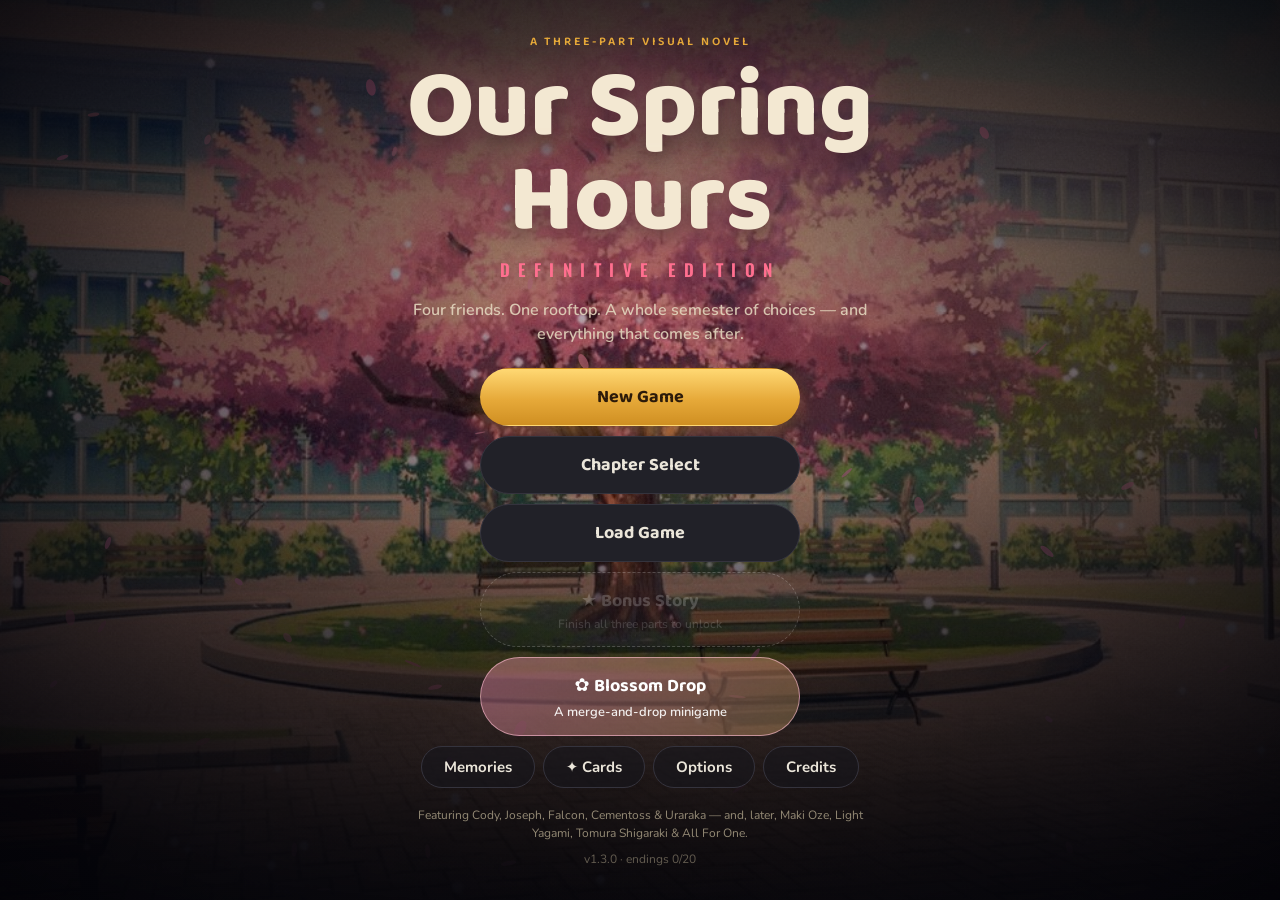
<file: index.html>
<!doctype html>
<html lang="en">
<head>
<meta charset="utf-8">
<meta name="viewport" content="width=device-width, initial-scale=1, viewport-fit=cover">
<title>Our Spring Hours — Definitive Edition</title>
<meta name="description" content="A three-part visual novel: Our Spring Hours, Ashfall, and Last Light. Free, runs in your browser.">
<meta name="theme-color" content="#0d0e12">
<link rel="icon" href="data:image/svg+xml,%3Csvg xmlns='http://www.w3.org/2000/svg' viewBox='0 0 64 64'%3E%3Ccircle cx='32' cy='32' r='30' fill='%231c1c20'/%3E%3Cpath d='M32 14c6 8 14 10 14 20a14 14 0 0 1-28 0c0-10 8-12 14-20z' fill='%23ff6f8f'/%3E%3C/svg%3E">
<link rel="preconnect" href="https://fonts.googleapis.com">
<link rel="preconnect" href="https://fonts.gstatic.com" crossorigin>
<link href="https://fonts.googleapis.com/css2?family=Baloo+2:wght@500;600;700;800&family=Nunito:ital,wght@0,400;0,600;0,700;0,800;1,400;1,600&family=Oswald:wght@500;600;700&display=swap" rel="stylesheet">
<link rel="stylesheet" href="css/style.css">
</head>
<body>
<div id="app" data-part="1" class="on-title">

  <!-- ================= STAGE ================= -->
  <div id="stage">
    <div id="bgB" class="bg"></div>
    <div id="bgA" class="bg"></div>
    <canvas id="fx"></canvas>
    <div id="sprites"></div>
    <div id="tint"></div>
    <div id="vignette"></div>
    <div id="clickzone" aria-hidden="true"></div>

    <div id="banner" role="status"></div>

    <div id="hud" role="toolbar" aria-label="Game controls">
      <button type="button" data-act="back"  title="Go back one line (←)">⟲<span>Back</span></button>
      <button type="button" data-act="auto"  title="Auto-advance (A)">▶<span>Auto</span></button>
      <button type="button" data-act="skip"  title="Skip read text (S, or hold Ctrl)">⏭<span>Skip</span></button>
      <button type="button" data-act="log"   title="Backlog (L)">☰<span>Log</span></button>
      <button type="button" data-act="hide"  title="Hide interface (H)">◌<span>Hide</span></button>
      <button type="button" data-act="save"  title="Quick save">⬇<span>Save</span></button>
      <button type="button" data-act="menu"  title="Menu (Esc)">⚙<span>Menu</span></button>
    </div>

    <div id="toasts" aria-live="polite"></div>
    <div id="choices" role="group" aria-label="Choices"></div>

    <div id="dialog">
      <div id="nameplate"></div>
      <div id="text" aria-live="polite"></div>
      <div id="more" aria-hidden="true">▾</div>
    </div>
  </div>

  <!-- ================= FULL-SCREEN CARD ================= -->
  <div id="card"><div id="cardInner"></div></div>

  <!-- ================= ENDING ================= -->
  <section id="ending" aria-live="polite"></section>

  <!-- ================= TITLE ================= -->
  <section id="title">
    <div class="title-wrap">
      <p class="eyebrow">a three-part visual novel</p>
      <h1 class="logo">Our Spring<br>Hours</h1>
      <p class="edition">Definitive Edition</p>
      <p class="tagline">Four friends. One rooftop. A whole semester of choices — and everything that comes after.</p>
      <nav id="titleMenu" class="menu-col" aria-label="Main menu"></nav>
      <p class="foot">Featuring Cody, Joseph, Falcon, Cementoss &amp; Uraraka — and, later, Maki Oze, Light Yagami, Tomura Shigaraki &amp; All For One.</p>
      <p class="foot dim" id="titleVer"></p>
    </div>
  </section>

  <!-- ================= MODAL ================= -->
  <div id="modal" aria-hidden="true"><div id="modalCard" role="dialog" aria-modal="true"></div></div>
</div>

<noscript><p style="color:#fff;padding:2rem;font-family:sans-serif">This visual novel needs JavaScript enabled.</p></noscript>

<!-- scripts are classic (non-module) so the game also works when index.html is opened straight from disk -->
<script src="js/data.js"></script>
<script src="js/core.js"></script>
<script src="js/audio.js"></script>
<script src="js/fx.js"></script>
<script src="js/dsl.js"></script>
<script src="js/story/part1.js"></script>
<script src="js/story/part2.js"></script>
<script src="js/story/part3.js"></script>
<script src="js/story/bonus.js"></script>
<script src="js/story/endings.js"></script>
<script src="js/engine.js"></script>
<script src="js/card.js"></script>
<script src="js/ui.js"></script>
<script src="js/main.js"></script>
</body>
</html>
</file>
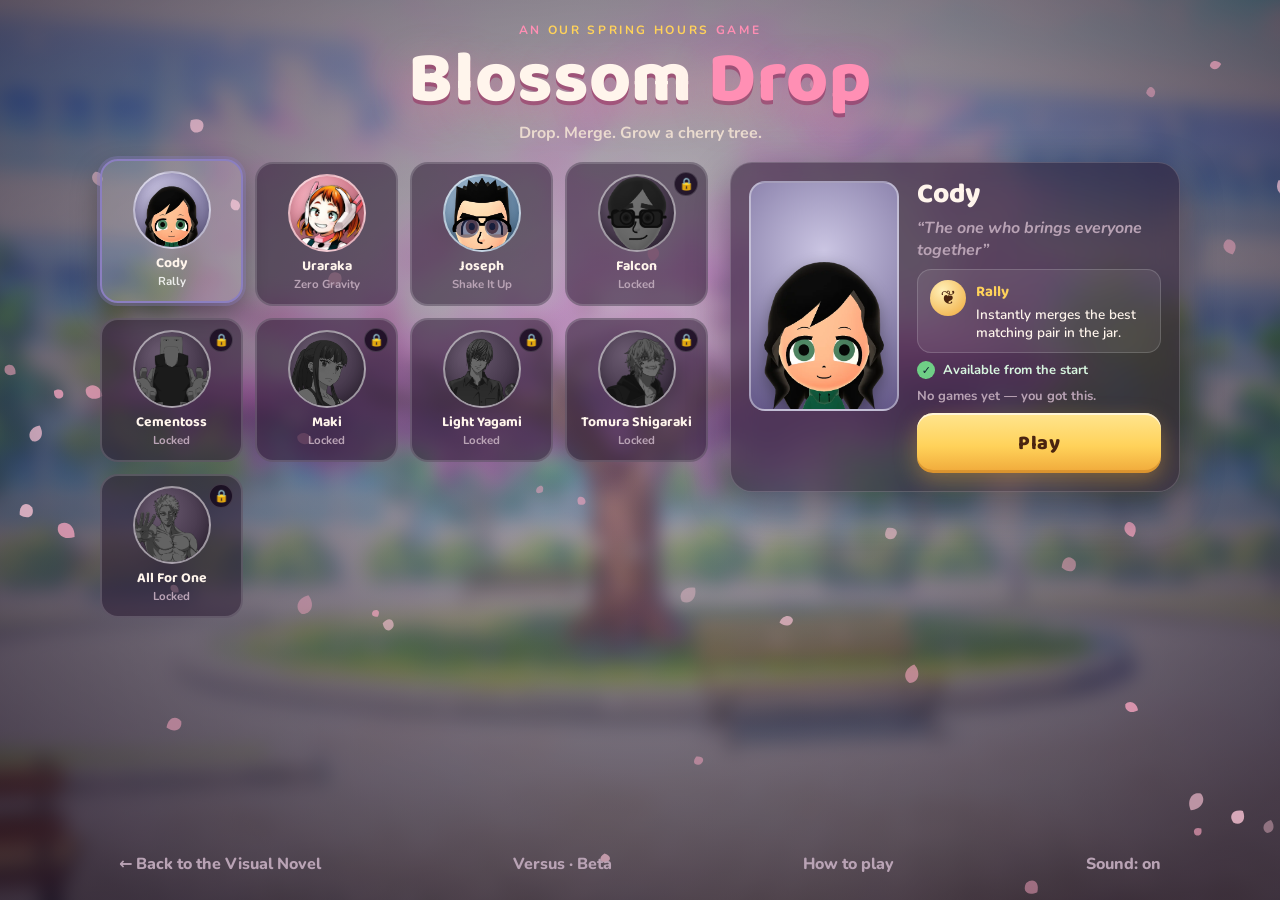
<file: blossom/index.html>
<!doctype html>
<html lang="en">
<head>
<meta charset="utf-8">
<meta name="viewport" content="width=device-width, initial-scale=1, viewport-fit=cover, user-scalable=no">
<title>Blossom Drop — Our Spring Hours</title>
<meta name="description" content="A physics merge puzzle starring the cast of Our Spring Hours. Drop, merge, grow a cherry tree.">
<link rel="preconnect" href="https://fonts.googleapis.com">
<link rel="preconnect" href="https://fonts.gstatic.com" crossorigin>
<link href="https://fonts.googleapis.com/css2?family=Baloo+2:wght@500;600;700;800&family=Nunito:wght@500;600;700;800&display=swap" rel="stylesheet">
<link rel="stylesheet" href="style.css">
</head>
<body>
<div id="backdrop"><div id="bdA"></div><div id="bdB"></div></div>
<canvas id="petals" aria-hidden="true"></canvas>

<main id="app" data-screen="menu">

  <!-- ============================ MENU ============================ -->
  <section id="menu" class="screen">
    <header class="logo">
      <p class="eyebrow">an <em>Our Spring Hours</em> game</p>
      <h1>Blossom <span>Drop</span></h1>
      <p class="tagline">Drop. Merge. Grow a cherry tree.</p>
    </header>

    <div class="menu-body">
      <div class="picker" id="picker" role="listbox" aria-label="Choose your character"></div>

      <aside class="detail" id="detail">
        <div class="detail-portrait" id="dPortrait"></div>
        <div class="detail-text">
          <h2 id="dName"></h2>
          <p class="dtag" id="dTag"></p>
          <div class="ability">
            <span class="ab-icon" id="dIcon"></span>
            <div><b id="dAbName"></b><p id="dAbDesc"></p></div>
          </div>
          <ul class="conds" id="dConds"></ul>
          <p class="best" id="dBest"></p>
          <button id="playBtn" class="cta"><span>Play</span></button>
        </div>
      </aside>
    </div>

    <footer class="menu-foot">
      <a class="ghost" id="backLink" href="../index.html">&larr; Back to the Visual Novel</a>
      <a class="ghost" id="vsLink" href="multiplayer.html">Versus &middot; Beta</a>
      <button class="ghost" id="howBtn" type="button">How to play</button>
      <button class="ghost" id="muteBtn" type="button" aria-label="Toggle sound">Sound: on</button>
    </footer>
  </section>

  <!-- ============================ GAME ============================ -->
  <section id="play" class="screen" hidden>
    <aside class="side left" id="left">
      <div class="who card">
        <div class="who-portrait"><img id="pImg" alt=""><div class="bubble" id="bubble"></div></div>
        <div class="who-name" id="pName"></div>
      </div>
      <button class="ability-btn card" id="abBtn" type="button">
        <span class="ring" id="abRing"><span class="ab-glyph" id="abGlyph"></span></span>
        <span class="ab-txt"><b id="abName"></b><small id="abHint">Charging…</small></span>
        <kbd>Q</kbd>
      </button>
      <div class="mini-actions">
        <button class="icon-btn" id="pauseBtn" type="button" aria-label="Pause">&#10074;&#10074;</button>
      </div>
    </aside>

    <div class="stage" id="stage">
      <div class="topbar">
        <div class="stat"><small>Score</small><b id="mScore">0</b></div>
        <div class="stat next"><small>Next</small><div class="queue" id="mQueue"></div></div>
        <div class="stat"><small>Best</small><b id="mBest">0</b></div>
      </div>
      <canvas id="jar" aria-label="Game board"></canvas>
      <div class="toasts" id="toasts"></div>
      <button class="ability-btn card mobile-ab" id="abBtnM" type="button" aria-label="Use ability"><span class="ring" id="abRingM"><span class="ab-glyph" id="abGlyphM"></span></span><span class="ab-txt"><b id="abNameM"></b><small id="abHintM">Charging</small></span></button>
    </div>

    <aside class="side right" id="right">
      <div class="card score-card">
        <small>Score</small><b id="score">0</b>
        <div class="row"><span>Best <b id="best">0</b></span><span class="chip" id="comboChip">Combo</span></div>
      </div>
      <div class="card next-card"><small>Next up</small><div class="queue" id="queue"></div></div>
      <div class="card chart-card"><small>The chain</small><div class="chart" id="chart"></div></div>
    </aside>
  </section>

  <!-- ============================ OVERLAYS ============================ -->
  <div id="pause" class="overlay" hidden>
    <div class="modal">
      <h2>Paused</h2>
      <button class="cta" id="resumeBtn"><span>Resume</span></button>
      <button class="btn" id="restartBtn">Restart</button>
      <button class="btn" id="quitBtn">Change character</button>
      <button class="btn" id="muteBtn2">Sound: on</button>
    </div>
  </div>

  <div id="over" class="overlay" hidden>
    <div class="modal wide">
      <p class="eyebrow">Jar overflowed</p>
      <h2 id="oTitle">Game over</h2>
      <div class="o-score"><b id="oScore">0</b><span id="oBest"></span></div>
      <div class="o-grid" id="oStats"></div>
      <div class="o-unlocks" id="oUnlocks"></div>
      <div class="o-actions">
        <button class="cta" id="againBtn"><span>Play again</span></button>
        <button class="btn" id="changeBtn">Change character</button>
      </div>
    </div>
  </div>

  <div id="decree" class="overlay" hidden>
    <div class="modal">
      <h2>Decree</h2>
      <p class="muted">Choose your next piece.</p>
      <div class="decree-row" id="decreeRow"></div>
      <button class="btn" id="decreeCancel">Cancel</button>
    </div>
  </div>

  <div id="how" class="overlay" hidden>
    <div class="modal wide">
      <h2>How to play</h2>
      <ul class="howto">
        <li><b>Move</b> your mouse (or drag) to aim, <b>click / tap / Space</b> to drop.</li>
        <li><b>Match two of the same</b> and they merge into the next one in the chain. Chain merges quickly for combo bonuses.</li>
        <li>Don&rsquo;t let the pile stay above the <b>dotted line</b> &mdash; the jar overflows.</li>
        <li>Merges charge your character&rsquo;s <b>ability</b>. Press <kbd>Q</kbd> or tap the ability button when it&rsquo;s full.</li>
        <li>Two <b>Cherry Trees</b> make a Full Bloom for a huge bonus.</li>
        <li>Finish chapters of the visual novel and hit score goals to <b>unlock more characters</b>.</li>
      </ul>
      <div class="chart wide" id="chartHow"></div>
      <button class="cta" id="howClose"><span>Got it</span></button>
    </div>
  </div>
</main>

<script src="vendor/matter.min.js"></script>
<script src="../js/core.js"></script>
<script src="../js/audio.js"></script>
<script src="js/data.js"></script>
<script src="js/art.js"></script>
<script src="js/sfx.js"></script>
<script src="js/game.js"></script>
<script src="js/ui.js"></script>
<script>if (location.protocol !== "file:") document.getElementById("backLink").href = "../"; document.getElementById("vsLink").href = "multiplayer";</script>
</body>
</html>
</file>
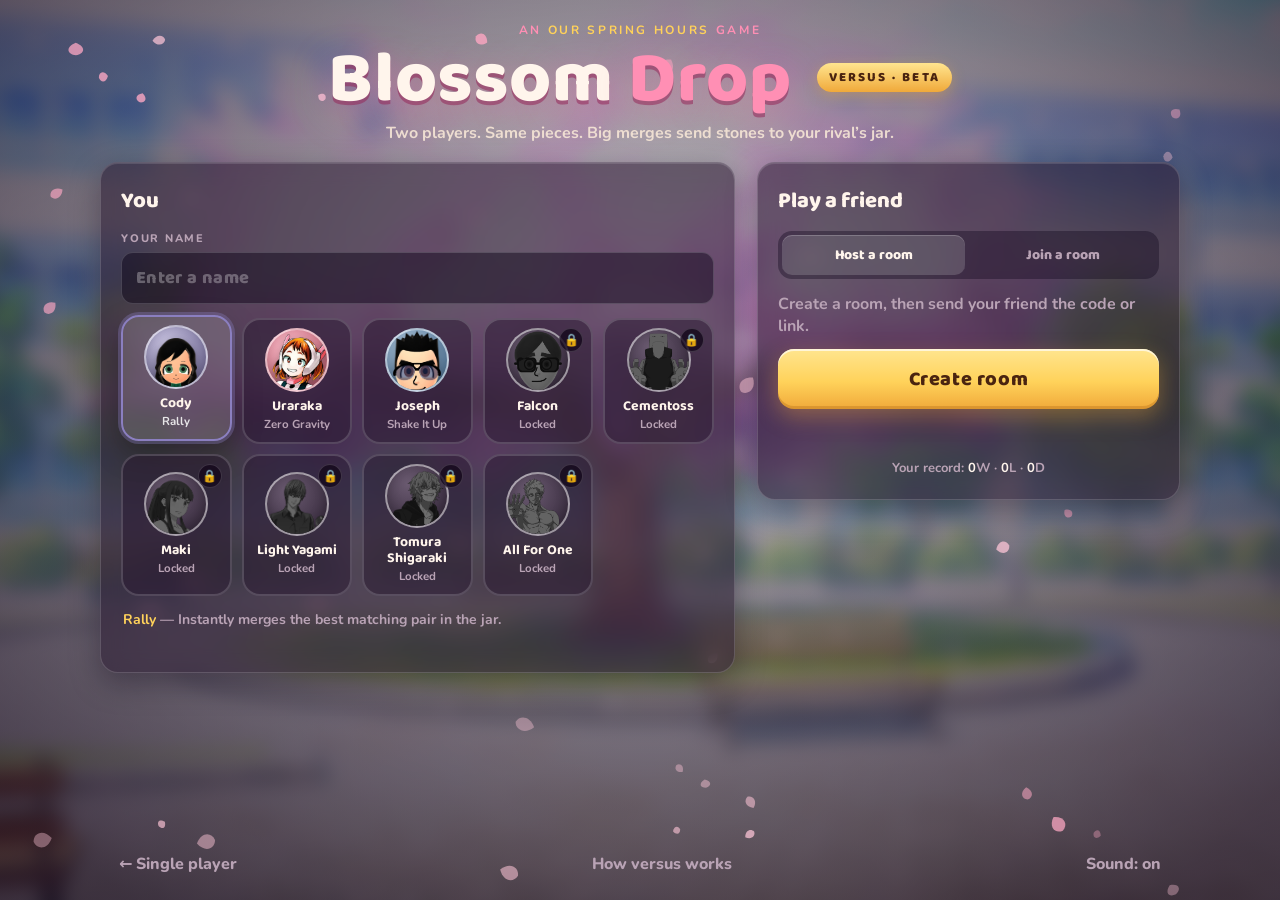
<file: blossom/multiplayer.html>
<!doctype html>
<html lang="en">
<head>
<meta charset="utf-8">
<meta name="viewport" content="width=device-width, initial-scale=1, viewport-fit=cover, user-scalable=no">
<title>Blossom Drop Versus (Beta) — Our Spring Hours</title>
<meta name="description" content="Two-player peer-to-peer Blossom Drop. Race to merge, send stones, outlast your friend.">
<link rel="preconnect" href="https://fonts.googleapis.com">
<link rel="preconnect" href="https://fonts.gstatic.com" crossorigin>
<link href="https://fonts.googleapis.com/css2?family=Baloo+2:wght@500;600;700;800&family=Nunito:wght@500;600;700;800&display=swap" rel="stylesheet">
<link rel="stylesheet" href="style.css">
<link rel="stylesheet" href="multiplayer.css">
</head>
<body>
<div id="backdrop"><div id="bdA"></div><div id="bdB"></div></div>
<canvas id="petals" aria-hidden="true"></canvas>

<main id="app" data-screen="lobby">

  <!-- ============================ LOBBY ============================ -->
  <section id="lobby" class="screen">
    <header class="logo">
      <p class="eyebrow">an <em>Our Spring Hours</em> game</p>
      <h1>Blossom <span>Drop</span> <i class="beta">Versus&nbsp;&middot;&nbsp;Beta</i></h1>
      <p class="tagline">Two players. Same pieces. Big merges send stones to your rival&rsquo;s jar.</p>
    </header>

    <div class="lobby-body">
      <div class="lobby-card card" id="meCard">
        <h3>You</h3>
        <label class="name-field">Your name
          <input id="nameIn" type="text" maxlength="14" autocomplete="off" spellcheck="false" placeholder="Enter a name">
        </label>
        <div class="picker" id="picker" role="listbox" aria-label="Choose your character"></div>
        <p class="pick-info" id="pickInfo"></p>
      </div>

      <div class="lobby-card card" id="netCard">
        <!-- not connected -->
        <div id="stepStart">
          <h3>Play a friend</h3>
          <div class="tabs" role="tablist">
            <button class="tab on" id="tabHost" type="button" role="tab">Host a room</button>
            <button class="tab" id="tabJoin" type="button" role="tab">Join a room</button>
          </div>
          <div id="paneHost" class="pane">
            <p class="muted">Create a room, then send your friend the code or link.</p>
            <button class="cta" id="hostBtn" type="button"><span>Create room</span></button>
          </div>
          <div id="paneJoin" class="pane" hidden>
            <p class="muted">Enter the 5-letter code your friend sent you.</p>
            <div class="join-row">
              <input id="codeIn" type="text" maxlength="5" autocomplete="off" autocapitalize="characters" spellcheck="false" placeholder="ABCDE">
              <button class="cta" id="joinBtn" type="button"><span>Join</span></button>
            </div>
          </div>
          <p class="net-msg" id="netMsg" role="status"></p>
        </div>

        <!-- in a room -->
        <div id="stepRoom" hidden>
          <div class="room-head">
            <div>
              <small>Room code</small>
              <div class="room-code" id="roomCode">-----</div>
            </div>
            <div class="room-actions" id="roomActions">
              <button class="btn" id="copyCode" type="button">Copy code</button>
              <button class="btn" id="copyLink" type="button">Copy invite link</button>
            </div>
          </div>
          <div class="vs-preview">
            <div class="pp-card" id="ppMe"><div class="pp-av"></div><b class="pp-name"></b><small class="pp-char"></small><span class="pp-tag">You</span></div>
            <div class="vs-badge">VS</div>
            <div class="pp-card" id="ppOpp"><div class="pp-av"></div><b class="pp-name">Waiting…</b><small class="pp-char">Nobody here yet</small><span class="pp-tag" id="oppTag">Rival</span></div>
          </div>
          <p class="net-msg" id="roomMsg" role="status"></p>
          <button class="cta" id="startBtn" type="button" disabled><span>Start match</span></button>
          <button class="btn" id="leaveRoom" type="button">Leave room</button>
        </div>
        <p class="record" id="record"></p>
      </div>
    </div>

    <footer class="menu-foot">
      <a class="ghost" id="backLink" href="index.html">&larr; Single player</a>
      <button class="ghost" id="howBtn" type="button">How versus works</button>
      <button class="ghost" id="muteBtn" type="button" aria-label="Toggle sound">Sound: on</button>
    </footer>
  </section>

  <!-- ============================ MATCH ============================ -->
  <section id="vs" class="screen" hidden>
    <aside class="vs-side vs-me" id="vsMe">
      <div class="who card">
        <div class="who-portrait"><img id="pImg" alt=""><div class="bubble" id="bubble"></div></div>
        <div class="who-name" id="pName"></div>
        <small class="who-char" id="pChar"></small>
      </div>
      <button class="ability-btn card" id="abBtn" type="button">
        <span class="ring" id="abRing"><span class="ab-glyph" id="abGlyph"></span></span>
        <span class="ab-txt"><b id="abName"></b><small id="abHint">Charging…</small></span>
        <kbd>Q</kbd>
      </button>
      <div class="card next-card"><small>Next up</small><div class="queue" id="queue"></div></div>
      <div class="card score-card"><small>Your score</small><b id="score">0</b><div class="row"><span class="chip" id="comboChip">Combo</span></div></div>
    </aside>

    <div class="stage" id="stage">
      <div class="vs-top card" id="vsTop">
        <span class="t-name" id="tMe">You</span>
        <span class="t-time" id="timer">2:30</span>
        <span class="t-name r" id="tOpp">Rival</span>
      </div>
      <canvas id="jar" aria-label="Your board"></canvas>
      <div class="incoming" id="incoming" hidden><span class="inc-ico">&#9888;</span> <b id="incN">0</b> stones incoming <i id="incT"></i></div>
      <div class="toasts" id="toasts"></div>
      <div class="countdown" id="countdown" hidden></div>
      <button class="ability-btn card mobile-ab" id="abBtnM" type="button" aria-label="Use ability"><span class="ring" id="abRingM"><span class="ab-glyph" id="abGlyphM"></span></span><span class="ab-txt"><b id="abNameM"></b><small id="abHintM">Charging</small></span></button>
    </div>

    <aside class="vs-side vs-opp" id="vsOpp">
      <div class="card opp-card">
        <div class="opp-head">
          <div class="opp-av" id="oAv"></div>
          <div class="opp-id"><b id="oName">Rival</b><small id="oChar"></small></div>
          <div class="opp-score"><small>Score</small><b id="oScore">0</b></div>
        </div>
        <canvas id="mirror" aria-label="Rival's board"></canvas>
        <div class="opp-meter" title="Rival's ability charge"><i id="oMeter"></i></div>
        <div class="opp-sent" id="oSent"></div>
      </div>
      <button class="btn leave-btn" id="leaveBtn" type="button">Leave match</button>
    </aside>
  </section>

  <!-- ============================ OVERLAYS ============================ -->
  <div id="result" class="overlay" hidden>
    <div class="modal wide">
      <p class="eyebrow" id="rWhy">Match over</p>
      <h2 id="rTitle">You win!</h2>
      <div class="r-vs">
        <div class="r-side" id="rMe"><b></b><span></span></div>
        <div class="r-dash">–</div>
        <div class="r-side" id="rOpp"><b></b><span></span></div>
      </div>
      <p class="muted" id="rNote"></p>
      <div class="o-actions">
        <button class="cta" id="rematchBtn" type="button"><span>Rematch</span></button>
        <button class="btn" id="lobbyBtn" type="button">Back to lobby</button>
      </div>
    </div>
  </div>

  <div id="decree" class="overlay" hidden>
    <div class="modal">
      <h2>Decree</h2>
      <p class="muted">Choose your next piece.</p>
      <div class="decree-row" id="decreeRow"></div>
      <button class="btn" id="decreeCancel">Cancel</button>
    </div>
  </div>

  <div id="how" class="overlay" hidden>
    <div class="modal wide">
      <h2>How versus works</h2>
      <ul class="howto">
        <li>One player <b>hosts</b> and shares a 5-letter code (or invite link). The other <b>joins</b>. It&rsquo;s a direct peer-to-peer connection &mdash; no account, no server of ours.</li>
        <li>Both jars get the <b>same pieces in the same order</b>. You can watch your rival&rsquo;s jar live.</li>
        <li><b>Combos and big merges send stones</b> to your rival&rsquo;s jar: x2 combo = 1 stone, x3 = 2&hellip; and Wish Charm and up send more. Stones never merge and crumble after about 12 seconds.</li>
        <li>Incoming stones land after a short warning &mdash; <b>send an attack first</b> and it cancels theirs.</li>
        <li>Lose when your jar overflows. If time runs out, the <b>higher score</b> wins.</li>
        <li>Every character&rsquo;s ability works here too. Only characters you&rsquo;ve unlocked in single player can be picked.</li>
      </ul>
      <button class="cta" id="howClose"><span>Got it</span></button>
    </div>
  </div>
</main>

<script src="vendor/matter.min.js"></script>
<script src="vendor/peerjs.min.js"></script>
<script src="../js/core.js"></script>
<script src="../js/audio.js"></script>
<script src="js/data.js"></script>
<script src="js/art.js"></script>
<script src="js/sfx.js"></script>
<script src="js/game.js"></script>
<script src="js/net.js"></script>
<script src="js/versus.js"></script>
<script>if (location.protocol !== "file:") document.getElementById("backLink").href = "./";</script>
</body>
</html>
</file>
<file: css/style.css>
/* ============================================================================
   Our Spring Hours — Definitive Edition
   Theming: [data-part="1"] warm paper UI, [data-part="2"|"3"] dark ink UI.
   ========================================================================== */
:root {
  --fs: 1;
  --box-a: 0.93;
  --ink: #0d0e12;
  --cream: #f3e8d2;
  --gold: #e6a939;
  --coral: #ff6f8f;
  --panel: #17171c;
  --panel-2: #212128;
  --line: #34333d;
  --text: #ebe6da;
  --muted: #9b968a;
  --display: "Baloo 2", "Nunito", system-ui, sans-serif;
  --body: "Nunito", system-ui, -apple-system, "Segoe UI", sans-serif;
}

[data-part="1"], [data-part="4"] {
  --box-bg: rgba(253, 246, 233, var(--box-a));
  --box-text: #2f2a3a;
  --box-edge: #eaddbd;
  --narr: #5a5266;
  --accent: #e6a939;
  --accent-2: #e0435f;
  --d: "Baloo 2", "Nunito", system-ui, sans-serif;
}
[data-part="2"] {
  --box-bg: rgba(21, 21, 26, var(--box-a));
  --box-text: #e9e4d8;
  --box-edge: #3b3a44;
  --narr: #b7b0a0;
  --accent: #d98b3f;
  --accent-2: #a52a2f;
  --d: "Oswald", "Nunito", system-ui, sans-serif;
}
[data-part="3"] {
  --box-bg: rgba(14, 15, 21, var(--box-a));
  --box-text: #ece8dc;
  --box-edge: #46444f;
  --narr: #bdb7a8;
  --accent: #e9d9a6;
  --accent-2: #8a1c1c;
  --d: "Oswald", "Nunito", system-ui, sans-serif;
}

* { box-sizing: border-box; }
html, body { margin: 0; padding: 0; height: 100%; background: #000; overflow: hidden; }
body { font-family: var(--body); color: var(--text); -webkit-font-smoothing: antialiased; }
button { font: inherit; color: inherit; cursor: pointer; }
:focus-visible { outline: 3px solid var(--gold); outline-offset: 2px; }

#app { position: fixed; inset: 0; overflow: hidden; background: #000; user-select: none; -webkit-user-select: none; }
#stage { position: absolute; inset: 0; overflow: hidden; }

/* ------------------------------------------------------------ background */
.bg {
  position: absolute; inset: 0; background-size: cover; background-position: center;
  opacity: 0; will-change: opacity, transform; transform: scale(1.04);
}
.bg.kb { animation: kb 46s ease-in-out infinite alternate; }
body.no-kb .bg.kb { animation: none; }
@keyframes kb { from { transform: scale(1.04) translate(0, 0); } to { transform: scale(1.12) translate(-1.2%, -0.8%); } }
#fx { position: absolute; inset: 0; width: 100%; height: 100%; pointer-events: none; z-index: 3; }
#vignette {
  position: absolute; inset: 0; z-index: 4; pointer-events: none; transition: background 400ms ease;
  background:
    linear-gradient(180deg, rgba(4, 4, 8, .42) 0%, rgba(4, 4, 8, 0) 22%, rgba(4, 4, 8, 0) 52%, rgba(4, 4, 8, .55) 82%, rgba(2, 2, 4, .86) 100%);
}
.choosing #vignette {
  background: radial-gradient(ellipse at 50% 45%, rgba(0, 0, 0, .35) 0%, rgba(0, 0, 0, .7) 100%);
}
#tint { position: absolute; inset: 0; z-index: 9; pointer-events: none; opacity: 0; }
#tint.flash { animation: flash 700ms ease-out; }
#tint.pulse { animation: pulse 1500ms ease-in-out; }
@keyframes flash { 0% { opacity: .95; } 100% { opacity: 0; } }
@keyframes pulse { 0%, 100% { opacity: 0; } 30% { opacity: .8; } 60% { opacity: .15; } 80% { opacity: .65; } }
#stage.shake { animation: shake 600ms cubic-bezier(.36, .07, .19, .97); }
@keyframes shake {
  10%, 90% { transform: translate(calc(var(--shake) * -.2), 0); }
  20%, 80% { transform: translate(calc(var(--shake) * .6), calc(var(--shake) * .2)); }
  30%, 50%, 70% { transform: translate(calc(var(--shake) * -1), calc(var(--shake) * -.4)); }
  40%, 60% { transform: translate(var(--shake), calc(var(--shake) * .4)); }
}

/* ---------------------------------------------------------------- sprites */
#sprites { position: absolute; inset: 0; z-index: 5; pointer-events: none; transition: opacity 600ms ease; }
#sprites.faded { opacity: 0; }
.spr {
  position: absolute; bottom: calc(var(--dlg, 22vh) - 1vh); height: min(calc(var(--h) * .64), calc(100vh - var(--dlg, 22vh) - 70px)); transform: translate(-50%, 28px); opacity: 0;
  transition: left 520ms cubic-bezier(.3, .8, .3, 1), opacity 380ms ease, transform 420ms cubic-bezier(.3, .8, .3, 1), filter 300ms ease;
  filter: brightness(.9);
}
.spr img {
  height: 100%; width: auto; display: block; max-width: none; pointer-events: none;
  filter: drop-shadow(0 12px 22px rgba(0, 0, 0, .5));
  -webkit-mask-image: linear-gradient(to top, transparent 0, #000 16%);
  mask-image: linear-gradient(to top, transparent 0, #000 16%);
}
.spr.in { opacity: 1; transform: translate(-50%, 0); }
.spr.out { opacity: 0; transform: translate(-50%, 18px); }
.spr.speaking { filter: brightness(1.05) saturate(1.05); transform: translate(-50%, -8px) scale(1.025); z-index: 2; }
.spr.dim { filter: brightness(.5) saturate(.65); }

/* ------------------------------------------------------------ dialogue box */
#dialog {
  position: absolute; z-index: 7; left: 50%; bottom: calc(2.4vh + env(safe-area-inset-bottom, 0px));
  transform: translateX(-50%); width: min(94%, 1060px); min-height: 22vh;
  background: var(--box-bg); color: var(--box-text);
  border: 1px solid var(--box-edge); border-radius: 20px;
  padding: 30px 34px 26px; box-shadow: 0 22px 50px rgba(0, 0, 0, .45), inset 0 1px 0 rgba(255, 255, 255, .12);
  backdrop-filter: blur(6px); -webkit-backdrop-filter: blur(6px);
  transition: opacity 300ms ease, transform 300ms ease;
}
[data-part="2"] #dialog, [data-part="3"] #dialog { border-radius: 8px; border-left: 4px solid var(--accent); }
#dialog.hide-box { opacity: 0; pointer-events: none; transform: translate(-50%, 14px); }
#dialog.narration { border-left: 4px solid var(--accent); }
#dialog.narration #text { color: var(--narr); }
#nameplate {
  position: absolute; left: 24px; top: -19px; padding: 6px 24px 7px; border-radius: 12px 12px 12px 3px;
  font-family: var(--d); font-weight: 700; font-size: calc(18px * var(--fs)); letter-spacing: .02em;
  background: linear-gradient(135deg, color-mix(in srgb, var(--c, #888) 82%, #fff), var(--c, #888));
  color: var(--ct, #1a1520); box-shadow: 0 8px 16px rgba(0, 0, 0, .3);
  opacity: 0; transform: translateY(4px); transition: opacity 200ms, transform 200ms;
}
#nameplate.on { opacity: 1; transform: none; }
[data-part="2"] #nameplate, [data-part="3"] #nameplate { border-radius: 3px; text-transform: uppercase; letter-spacing: .08em; font-size: calc(15px * var(--fs)); }
#text {
  font-weight: 600; font-size: calc(clamp(16px, 1.05vw + 9px, 21px) * var(--fs)); line-height: 1.6;
  min-height: 4.8em; white-space: pre-wrap;
}
#text .c { visibility: hidden; }
#text .c.on { visibility: visible; }
#text .c.i { font-style: italic; }
#text .c.b { font-weight: 800; }
#more {
  position: absolute; right: 22px; bottom: 10px; font-size: 18px; color: var(--accent); opacity: 0;
}
#more.on { opacity: 1; animation: bob 1.1s ease-in-out infinite; }
@keyframes bob { 50% { transform: translateY(4px); } }
#clickzone { position: absolute; inset: 0; z-index: 6; cursor: pointer; }

/* -------------------------------------------------------------------- HUD */
#hud { position: absolute; z-index: 8; top: 12px; right: 12px; display: flex; gap: 6px; opacity: .72; transition: opacity 200ms; }
#hud:hover { opacity: 1; }
#hud button {
  background: rgba(10, 10, 14, .62); border: 1px solid rgba(255, 255, 255, .16); color: #eee; border-radius: 999px;
  padding: 7px 13px; font-size: 13px; font-weight: 700; display: inline-flex; gap: 6px; align-items: center;
  backdrop-filter: blur(6px); transition: background 150ms, transform 150ms;
}
#hud button:hover { background: rgba(40, 40, 50, .85); transform: translateY(-1px); }
#hud button.active { background: var(--accent); color: #1a1520; border-color: transparent; }
.ui-hidden #hud, .ui-hidden #dialog, .ui-hidden #choices, .ui-hidden #banner, .ui-hidden #toasts, .ui-hidden #sprites { opacity: 0 !important; pointer-events: none !important; }
.choosing #hud [data-act="auto"], .choosing #hud [data-act="skip"] { opacity: .4; }

#banner {
  position: absolute; z-index: 8; top: 64px; left: 50%; transform: translate(-50%, -12px); opacity: 0; text-align: center;
  padding: 12px 34px 14px; color: #fff; transition: opacity 600ms ease, transform 600ms ease; pointer-events: none;
  background: linear-gradient(180deg, rgba(0, 0, 0, .0), rgba(0, 0, 0, .55) 30%, rgba(0, 0, 0, .55) 70%, rgba(0, 0, 0, 0));
}
#banner.on { opacity: 1; transform: translate(-50%, 0); }
#banner .bt { font-family: var(--d); font-weight: 700; font-size: clamp(18px, 2.2vw, 28px); letter-spacing: .05em; text-shadow: 0 2px 12px rgba(0, 0, 0, .7); }
#banner .bs { font-size: clamp(13px, 1.3vw, 17px); color: var(--accent); margin-top: 2px; letter-spacing: .08em; text-transform: uppercase; font-weight: 700; }

#toasts { position: absolute; z-index: 8; left: 20px; bottom: calc(26vh + 10px); display: flex; flex-direction: column; gap: 8px; pointer-events: none; }
.toast {
  background: rgba(10, 10, 14, .78); color: #fff; padding: 8px 16px; border-radius: 999px; font-size: 14px; font-weight: 700;
  border-left: 4px solid var(--accent); opacity: 0; transform: translateX(-12px); transition: opacity 300ms, transform 300ms;
}
.toast.on { opacity: 1; transform: none; }

/* ----------------------------------------------------------------- choices */
#choices {
  position: absolute; z-index: 8; left: 50%; top: 42%; transform: translate(-50%, -46%); width: min(92%, 720px);
  display: flex; flex-direction: column; gap: 12px; opacity: 0; pointer-events: none; transition: opacity 300ms, transform 300ms;
}
#choices.on { opacity: 1; pointer-events: auto; transform: translate(-50%, -50%); }
.choice {
  display: flex; align-items: center; gap: 14px; text-align: left; font-weight: 700; font-size: calc(clamp(15px, .9vw + 9px, 19px) * var(--fs));
  color: var(--box-text); background: var(--box-bg); border: 1px solid var(--box-edge); border-left: 6px solid var(--accent);
  border-radius: 14px; padding: 15px 20px; box-shadow: 0 12px 28px rgba(0, 0, 0, .4);
  transition: transform 150ms ease, border-color 150ms ease, background 150ms ease;
}
[data-part="2"] .choice, [data-part="3"] .choice { border-radius: 6px; }
.choice:hover, .choice:focus-visible { transform: translateX(6px); border-left-color: var(--accent-2); background: color-mix(in srgb, var(--box-bg) 88%, var(--accent) 12%); }
.choice .num {
  flex: none; width: 26px; height: 26px; border-radius: 50%; display: grid; place-items: center; font-size: 13px; font-weight: 800;
  background: var(--accent); color: #1a1520;
}

/* --------------------------------------------------------------------- card */
#card {
  position: absolute; inset: 0; z-index: 30; background: #000; opacity: 0; pointer-events: none; transition: opacity 700ms ease;
  display: grid; place-items: center; text-align: center; padding: 6vh 8vw; cursor: pointer;
}
#card.on { opacity: 1; pointer-events: auto; }
#card .cl { font-size: clamp(20px, 2.4vw, 32px); line-height: 1.6; max-width: 26em; margin: 0; color: #efe8d8; font-weight: 600; opacity: 0; transition: opacity 900ms ease; font-style: italic; }
#card .cl.on { opacity: 1; }
#card.part { background: radial-gradient(ellipse at 50% 45%, #1b1822, #000 75%); }
#card .cp-eyebrow { font-family: var(--d); letter-spacing: .4em; text-transform: uppercase; color: var(--accent); font-size: clamp(13px, 1.3vw, 18px); opacity: 0; animation: fadeUp 1.2s .3s forwards; }
#card .cp-title { font-family: var(--d); font-weight: 800; font-size: clamp(38px, 7vw, 92px); line-height: 1.05; margin: 14px 0 12px; color: var(--cream); text-shadow: 0 0 40px color-mix(in srgb, var(--accent) 45%, transparent); opacity: 0; animation: fadeUp 1.4s .9s forwards; }
#card .cp-sub { max-width: 30em; margin: 0 auto; color: #bdb5a2; font-size: clamp(14px, 1.4vw, 19px); opacity: 0; animation: fadeUp 1.4s 1.8s forwards; }
@keyframes fadeUp { from { opacity: 0; transform: translateY(14px); } to { opacity: 1; transform: none; } }

/* ------------------------------------------------------------------- title */
#title { position: absolute; inset: 0; z-index: 20; display: none; place-items: center; text-align: center; padding: 3vh 5vw; overflow-y: auto;
  background: radial-gradient(ellipse at 50% 40%, rgba(8, 8, 16, .25) 0%, rgba(6, 6, 12, .82) 78%, rgba(3, 3, 8, .96) 100%); }
.on-title #title { display: grid; }
.on-title #dialog, .on-title #hud, .on-title #choices, .on-title #sprites, .on-title #clickzone, .on-title #banner, .on-title #toasts { display: none; }
.title-wrap { max-width: 640px; width: 100%; color: var(--cream); animation: fadeUp 1.2s ease both; }
.eyebrow { font-family: var(--d); font-weight: 600; letter-spacing: .24em; text-transform: uppercase; font-size: 12px; color: var(--gold); margin: 0 0 10px; }
.logo { font-family: "Baloo 2", sans-serif; font-weight: 800; font-size: clamp(46px, 9vw, 96px); line-height: .98; margin: 0; text-shadow: 0 0 40px rgba(255, 140, 170, .38), 0 6px 22px rgba(0, 0, 0, .6); }
.edition { font-family: "Oswald", sans-serif; letter-spacing: .5em; text-transform: uppercase; color: var(--coral); font-size: clamp(12px, 1.6vw, 17px); margin: 8px 0 0; font-weight: 600; }
.tagline { color: #e4d8bf; opacity: .88; margin: 16px auto 22px; max-width: 460px; font-weight: 600; line-height: 1.5; }
.foot { margin: 18px auto 0; font-size: 12px; color: #c9bd9f; opacity: .7; max-width: 480px; line-height: 1.5; }
.foot.dim { opacity: .45; margin-top: 8px; }
.menu-col { display: flex; flex-direction: column; gap: 10px; align-items: center; }
.menu-row { display: flex; gap: 8px; flex-wrap: wrap; justify-content: center; }

/* ----------------------------------------------------------------- buttons */
.btn {
  background: var(--panel-2); color: var(--text); border: 1px solid var(--line); border-radius: 999px; padding: 10px 22px; font-weight: 700; font-size: 15px;
  transition: transform 150ms, background 150ms, border-color 150ms;
}
.btn:hover:not(:disabled) { transform: translateY(-2px); border-color: #55535f; background: #2a2a33; }
.btn.primary { background: linear-gradient(180deg, #ffd873, var(--gold) 55%, #cf8f22); color: #2c1b0a; border-color: transparent; box-shadow: 0 8px 22px rgba(230, 169, 57, .3); }
.btn.primary:hover:not(:disabled) { background: linear-gradient(180deg, #ffe08a, #efb44a 55%, #d99a2b); }
.btn.big { min-width: min(320px, 88vw); padding: 14px 30px; font-size: 18px; font-family: var(--display); }
.btn.big small { display: block; font-size: 12px; font-weight: 600; opacity: .75; font-family: var(--body); margin-top: 1px; }
.btn.small { padding: 7px 16px; font-size: 13px; }
.btn.ghost { background: transparent; border-color: transparent; color: var(--muted); }
.btn.danger { background: #4a1d20; border-color: #7a2c30; color: #ffd9d9; }
.btn:disabled { opacity: .4; cursor: not-allowed; }
.title-wrap .menu-row .btn { background: rgba(20, 20, 28, .6); }

/* ------------------------------------------------------------------- modal */
#modal { position: absolute; inset: 0; z-index: 50; display: none; place-items: center; background: rgba(4, 4, 10, .72); backdrop-filter: blur(5px); -webkit-backdrop-filter: blur(5px); padding: 2vh 3vw; }
#modal.on { display: grid; }
#modalCard {
  width: min(560px, 100%); max-height: 92vh; display: flex; flex-direction: column; background: var(--panel); color: var(--text);
  border: 1px solid var(--line); border-radius: 18px; box-shadow: 0 30px 80px rgba(0, 0, 0, .6); overflow: hidden; animation: fadeUp 240ms ease both; user-select: text;
}
#modalCard[data-wide="1"] { width: min(940px, 100%); }
.m-head { display: flex; align-items: center; gap: 8px; padding: 12px 14px 12px 18px; border-bottom: 1px solid var(--line); }
.m-title { flex: 1; margin: 0; font-family: "Baloo 2", sans-serif; font-size: 22px; font-weight: 700; color: var(--cream); }
.m-x { padding: 4px 12px; }
.m-body { padding: 18px 20px 22px; overflow-y: auto; }
.stack { display: flex; flex-direction: column; gap: 14px; }
.row { display: flex; gap: 10px; align-items: center; } .row.wrap { flex-wrap: wrap; }
.muted { color: var(--muted); } .small { font-size: 12.5px; }
.m-body h3 { margin: 12px 0 2px; font-family: "Baloo 2", sans-serif; font-size: 16px; color: var(--gold); letter-spacing: .04em; }
.m-body p { margin: 0; line-height: 1.55; }

.parts { display: grid; grid-template-columns: repeat(auto-fit, minmax(220px, 1fr)); gap: 14px; }
.part-card { background: var(--panel-2); border: 1px solid var(--line); border-radius: 14px; padding: 18px; display: flex; flex-direction: column; gap: 8px; }
.part-card.p1 { border-top: 4px solid #e6a939; } .part-card.p2 { border-top: 4px solid #d98b3f; } .part-card.p3 { border-top: 4px solid #e9d9a6; }
.pc-roman { font-family: "Baloo 2", sans-serif; font-weight: 800; font-size: 34px; color: var(--gold); line-height: 1; }
.pc-name { font-family: "Baloo 2", sans-serif; font-weight: 700; font-size: 20px; color: var(--cream); }
.pc-sub { color: var(--muted); font-size: 13.5px; line-height: 1.45; flex: 1; }
.pc-done { color: #8fd18a; font-size: 12.5px; font-weight: 800; } .pc-note { font-size: 12px; color: var(--muted); }
.preset { text-align: left; background: var(--panel-2); border: 1px solid var(--line); border-radius: 12px; padding: 14px 16px; transition: transform 150ms, border-color 150ms; }
.preset:hover { transform: translateX(4px); border-color: var(--gold); }

.slots { display: grid; grid-template-columns: repeat(auto-fill, minmax(260px, 1fr)); gap: 12px; }
.slot-wrap { position: relative; }
.slot { width: 100%; display: flex; gap: 12px; text-align: left; background: var(--panel-2); border: 1px solid var(--line); border-radius: 12px; padding: 10px; transition: transform 150ms, border-color 150ms; align-items: stretch; }
.slot:hover:not(:disabled) { transform: translateY(-2px); border-color: var(--gold); }
.slot.empty { opacity: .6; } .slot:disabled { cursor: not-allowed; opacity: .45; }
.slot-thumb { flex: none; width: 112px; height: 72px; border-radius: 8px; background: #111 center/cover; position: relative; border: 1px solid #000; }
.slot-thumb .badge { position: absolute; left: 4px; top: 4px; background: rgba(0, 0, 0, .72); color: var(--gold); font-size: 10.5px; font-weight: 800; padding: 1px 7px; border-radius: 99px; }
.slot-meta { min-width: 0; font-size: 12.5px; display: flex; flex-direction: column; gap: 2px; }
.slot-name { font-weight: 800; color: var(--cream); font-size: 13.5px; }
.slot-ch { color: #cfc8b8; font-weight: 700; white-space: nowrap; overflow: hidden; text-overflow: ellipsis; }
.slot-snip { color: var(--muted); font-style: italic; display: -webkit-box; -webkit-line-clamp: 2; -webkit-box-orient: vertical; overflow: hidden; }
.slot-date { color: #77737a; font-size: 11.5px; margin-top: auto; }
.slot-del { position: absolute; right: 6px; top: 6px; width: 24px; height: 24px; border-radius: 50%; border: none; background: rgba(0, 0, 0, .6); color: #ddd; font-size: 11px; opacity: 0; transition: opacity 150ms; }
.slot-wrap:hover .slot-del, .slot-del:focus-visible { opacity: 1; }
.slot-del:hover { background: #7a2c30; }
.file { color: var(--muted); }

.opts h3:first-child { margin-top: 0; }
.opt { display: flex; align-items: center; justify-content: space-between; gap: 18px; padding: 10px 0; border-bottom: 1px solid #25242c; }
.opt-l { font-weight: 700; } .opt-l small { display: block; color: var(--muted); font-weight: 600; margin-top: 2px; max-width: 30em; }
.seg { display: inline-flex; background: #101014; border: 1px solid var(--line); border-radius: 999px; padding: 3px; flex-wrap: wrap; }
.seg-b { background: transparent; border: none; border-radius: 999px; padding: 6px 14px; font-weight: 700; font-size: 13.5px; color: var(--muted); }
.seg-b.on { background: var(--gold); color: #2c1b0a; }
.range { display: flex; align-items: center; gap: 10px; } .range input { width: 160px; accent-color: var(--gold); }
.range-val { width: 42px; text-align: right; font-variant-numeric: tabular-nums; color: var(--muted); font-size: 13px; }
.tog { width: 48px; height: 26px; border-radius: 999px; border: 1px solid var(--line); background: #101014; position: relative; padding: 0; transition: background 200ms; flex: none; }
.tog .knob { position: absolute; top: 2px; left: 2px; width: 20px; height: 20px; border-radius: 50%; background: #8a8690; transition: transform 200ms, background 200ms; }
.tog.on { background: color-mix(in srgb, var(--gold) 35%, #101014); }
.tog.on .knob { transform: translateX(22px); background: var(--gold); }

.log { display: flex; flex-direction: column; gap: 12px; }
.log-e { padding-bottom: 10px; border-bottom: 1px solid #26252d; }
.log-who { font-weight: 800; font-size: 13px; letter-spacing: .04em; text-transform: uppercase; margin-bottom: 2px; }
.log-t { line-height: 1.55; color: #ddd7ca; white-space: pre-wrap; }
.log-e.choice .log-t { color: var(--gold); font-weight: 700; }

.bond { display: flex; flex-direction: column; gap: 6px; }
.bond-h { display: flex; justify-content: space-between; font-weight: 800; }
.bond-r { color: var(--muted); font-weight: 700; font-size: 13px; }
.bar { height: 10px; border-radius: 99px; background: #0e0e12; border: 1px solid var(--line); overflow: hidden; }
.bar i { display: block; height: 100%; border-radius: 99px; transition: width 400ms; }

.end-row { display: flex; gap: 14px; align-items: center; padding: 8px 0; opacity: .55; }
.end-row.got { opacity: 1; }
.end-thumb { flex: none; width: 104px; height: 58px; border-radius: 8px; background: #111 center/cover; display: grid; place-items: center; font-weight: 800; color: #555; border: 1px solid #000; }
.end-t { font-weight: 800; color: var(--cream); }
.memgrid { display: grid; grid-template-columns: repeat(auto-fill, minmax(190px, 1fr)); gap: 12px; }
.mem { margin: 0; } .mem-img { aspect-ratio: 16 / 9; border-radius: 10px; background: #111 center/cover; border: 1px solid #000; }
.mem.locked .mem-img { background: repeating-linear-gradient(45deg, #15151a, #15151a 8px, #1a1a20 8px, #1a1a20 16px); }
.mem figcaption { font-size: 12.5px; font-weight: 700; margin-top: 5px; color: #cfc8b8; }
.castgrid { display: grid; grid-template-columns: repeat(auto-fill, minmax(260px, 1fr)); gap: 14px; }
.cast { display: flex; gap: 12px; align-items: flex-end; background: var(--panel-2); border: 1px solid var(--line); border-radius: 12px; padding: 10px 12px; overflow: hidden; }
.cast img { width: 74px; height: 92px; object-fit: contain; object-position: bottom; flex: none; }
.cast-n { font-weight: 800; font-size: 16px; }
.credits h3 { margin: 0 0 6px; color: var(--cream); font-size: 20px; } .credits h4 { margin: 16px 0 3px; color: var(--gold); font-size: 13px; letter-spacing: .12em; text-transform: uppercase; }
.credits p { color: #cfc8b8; line-height: 1.6; margin: 0; }

/* ------------------------------------------------------------------ ending */
#ending { position: absolute; inset: 0; z-index: 25; display: none; overflow-y: auto; background: radial-gradient(ellipse at 50% 50%, rgba(8, 6, 16, .35) 0%, rgba(6, 5, 12, .9) 75%, rgba(4, 3, 8, .97) 100%); }
#ending.on { display: block; animation: fadeIn 1.2s ease both; }
@keyframes fadeIn { from { opacity: 0; } to { opacity: 1; } }
.end-card { min-height: 100%; max-width: 680px; margin: 0 auto; padding: 8vh 24px 6vh; display: flex; flex-direction: column; align-items: center; text-align: center; justify-content: center; color: var(--cream); }
.end-card .eyebrow { color: var(--gold); }
.end-title { font-family: "Baloo 2", sans-serif; font-weight: 800; font-size: clamp(28px, 5vw, 50px); margin: 4px 0 26px; text-shadow: 0 0 30px rgba(255, 150, 170, .3); line-height: 1.1; }
[data-part="2"] .end-title, [data-part="3"] .end-title { font-family: "Oswald", sans-serif; text-transform: uppercase; letter-spacing: .04em; text-shadow: 0 0 30px rgba(217, 139, 63, .35); }
.end-card.kind-true .end-title { background: linear-gradient(90deg, #ffe08a, #ff9fb4, #ffe08a); -webkit-background-clip: text; background-clip: text; color: transparent; }
.end-body p { font-weight: 600; font-size: clamp(15.5px, 1.2vw + 9px, 18px); line-height: 1.75; color: #e9dcc4; margin: 0 0 16px; opacity: 0; animation: fadeUp 1.2s ease forwards; }
.unlock { margin: 6px 0 0; color: var(--gold); font-weight: 800; letter-spacing: .06em; opacity: 0; animation: fadeUp 1s ease forwards; }
.end-actions { display: flex; gap: 12px; flex-wrap: wrap; justify-content: center; margin-top: 22px; opacity: 0; animation: fadeUp 1s ease forwards; }
.castPanel { margin-top: 10px; width: min(480px, 100%); background: rgba(0, 0, 0, .35); border: 1px solid var(--line); border-radius: 12px; padding: 14px 18px; opacity: 0; animation: fadeUp 1s ease forwards; }
.castPanelTitle { margin: 0 0 8px; font-family: "Oswald", sans-serif; letter-spacing: .2em; text-transform: uppercase; font-size: 12px; color: var(--gold); }
.castRow { display: flex; justify-content: space-between; gap: 16px; padding: 5px 0; font-size: 14.5px; font-weight: 700; border-bottom: 1px solid #1f1e25; }
.castRow:last-child { border-bottom: none; }
.castRow.fallen .castStatusText { color: #d97a7a; } .castRow.alive .castStatusText { color: #a9d79a; }

/* -------------------------------------------------------------- responsive */
@media (max-width: 760px) {
  #dialog { padding: 26px 18px 20px; border-radius: 14px; min-height: 24vh; }
  #nameplate { left: 14px; }
  #hud { top: 8px; right: 8px; gap: 4px; } #hud button { padding: 7px 10px; } #hud button span { display: none; }
  #banner { top: 56px; } #toasts { left: 10px; bottom: calc(30vh + 6px); }
  .opt { flex-direction: column; align-items: flex-start; gap: 8px; } .range input { width: 56vw; }
  .slots { grid-template-columns: 1fr; }
}
@media (max-aspect-ratio: 1/1) { .spr { height: min(calc(var(--h) * .5), calc(100vh - var(--dlg, 22vh) - 70px)); } }
@media (max-height: 480px) { #dialog { min-height: 30vh; padding-top: 22px; } #text { min-height: 3.4em; } .spr { height: min(calc(var(--h) * .55), calc(100vh - var(--dlg, 22vh) - 60px)); } }
@media (prefers-reduced-motion: reduce) {
  * { animation-duration: .01ms !important; animation-iteration-count: 1 !important; transition-duration: .01ms !important; }
}
body.no-fx #tint { display: none; }

/* bonus story button on the title screen */
.btn.bonus { background: linear-gradient(135deg, #ffe8a3, #e0a93b); color: #4a2d08; border-color: rgba(255,255,255,.5); }
.btn.bonus small { opacity: .8; }
.btn.bonus.locked { background: rgba(255,255,255,.08); color: rgba(255,255,255,.5); border-style: dashed; cursor: not-allowed; }
[data-part="4"] .end-title { text-shadow: 0 0 30px rgba(255, 214, 120, .5); }
.btn.bonus:not(.locked):hover, .btn.bonus:not(.locked):focus-visible { background: linear-gradient(135deg, #fff3c4, #f0b845); color: #3a2204; filter: brightness(1.04); transform: translateY(-1px); }
.btn.bonus:not(.locked):hover small, .btn.bonus:not(.locked):hover span { color: #3a2204; opacity: 1; }

.title-wrap .btn.blossom { display: flex; flex-direction: column; align-items: center; gap: 2px; background: linear-gradient(135deg, rgba(255,150,190,.38), rgba(255,200,120,.30)); border-color: rgba(255,190,210,.6); color: #fff; }
.title-wrap .btn.blossom small { font-size: .72em; opacity: .9; }
.title-wrap .btn.blossom:hover { background: linear-gradient(135deg, rgba(255,150,190,.6), rgba(255,200,120,.5)); color: #fff; }
</file>
<file: blossom/style.css>
/* ============================================================================
   Blossom Drop — styles. Soft, warm, spring palette over a blurred backdrop.
   ========================================================================== */
:root {
  --plum: #2b1a32; --plum-2: #3b2444; --cream: #fff5ec; --cream-2: #f6e6d6;
  --pink: #ff8fb4; --pink-2: #ff6f9c; --gold: #ffd25a; --gold-2: #f0a93a; --ink: #3a2336; --muted: #b9a3b5;
  --glass: rgba(43, 26, 50, .55); --glass-2: rgba(255, 255, 255, .10); --edge: rgba(255, 255, 255, .16);
  --accent: #ff8fb4;
  --font: "Nunito", "Trebuchet MS", system-ui, -apple-system, "Segoe UI", sans-serif;
  --display: "Baloo 2", "Nunito", "Trebuchet MS", system-ui, sans-serif;
}
* { box-sizing: border-box; -webkit-tap-highlight-color: transparent; }
html, body { margin: 0; height: 100%; background: var(--plum); color: var(--cream); font-family: var(--font); overflow: hidden; touch-action: manipulation; user-select: none; -webkit-user-select: none; }
[hidden] { display: none !important; }
button { font: inherit; color: inherit; cursor: pointer; }
kbd { font: 700 11px var(--font); background: rgba(255, 255, 255, .16); border: 1px solid var(--edge); border-bottom-width: 2px; border-radius: 6px; padding: 1px 6px; }

/* ---------------------------------------------------------------- backdrop */
#backdrop { position: fixed; inset: 0; z-index: 0; background: var(--plum); }
#backdrop > div { position: absolute; inset: -30px; background-size: cover; background-position: center; filter: blur(9px) saturate(1.2) brightness(.95); transition: opacity 900ms ease; opacity: 0; transform: scale(1.04); }
#backdrop > div.on { opacity: 1; }
#backdrop::after { content: ""; position: absolute; inset: 0; background: radial-gradient(ellipse at 50% 40%, rgba(43, 26, 50, 0), rgba(25, 12, 32, .6) 90%), linear-gradient(180deg, rgba(60, 25, 70, .12), rgba(20, 8, 28, .38)); }
#petals { position: fixed; inset: 0; z-index: 1; pointer-events: none; width: 100%; height: 100%; }

#app { position: relative; z-index: 2; height: 100%; }
.screen { position: absolute; inset: 0; }

/* ---------------------------------------------------------------- shared bits */
.card { background: var(--glass); border: 1px solid var(--edge); border-radius: 18px; backdrop-filter: blur(10px); -webkit-backdrop-filter: blur(10px); box-shadow: 0 10px 30px rgba(10, 2, 20, .35), inset 0 1px 0 rgba(255, 255, 255, .12); }
.eyebrow { font: 700 12px var(--font); letter-spacing: .22em; text-transform: uppercase; color: var(--pink); margin: 0 0 6px; }
.eyebrow em { font-style: normal; color: var(--gold); }
.muted { color: var(--muted); }
.cta { position: relative; border: 0; border-radius: 16px; padding: 14px 44px; font: 800 20px var(--display); letter-spacing: .03em; color: #4a2410; background: linear-gradient(180deg, #ffe58f, var(--gold) 55%, var(--gold-2)); box-shadow: 0 8px 22px rgba(240, 169, 58, .38), inset 0 2px 0 rgba(255, 255, 255, .65), inset 0 -3px 0 rgba(150, 80, 10, .25); transition: transform .15s ease, filter .15s ease, box-shadow .15s; }
.cta:hover:not(:disabled) { transform: translateY(-2px); filter: brightness(1.05); box-shadow: 0 12px 28px rgba(240, 169, 58, .5), inset 0 2px 0 rgba(255, 255, 255, .65), inset 0 -3px 0 rgba(150, 80, 10, .25); }
.cta:active:not(:disabled) { transform: translateY(1px); }
.cta:disabled { background: rgba(255, 255, 255, .12); color: rgba(255, 255, 255, .45); box-shadow: none; cursor: not-allowed; }
.btn, .ghost { border: 1px solid var(--edge); background: rgba(255, 255, 255, .10); border-radius: 12px; padding: 10px 18px; font-weight: 800; transition: background .15s, transform .15s; text-decoration: none; color: var(--cream); display: inline-block; }
.btn:hover, .ghost:hover { background: rgba(255, 255, 255, .2); transform: translateY(-1px); }
.ghost { background: transparent; border-color: transparent; color: var(--muted); }
.ghost:hover { color: var(--cream); background: rgba(255, 255, 255, .08); }
.icon-btn { width: 44px; height: 44px; border-radius: 14px; border: 1px solid var(--edge); background: var(--glass); font-size: 14px; letter-spacing: -2px; }
.icon-btn:hover { background: rgba(255, 255, 255, .2); }

/* ---------------------------------------------------------------- menu */
#menu { display: flex; flex-direction: column; align-items: center; padding: 22px 20px 14px; overflow-y: auto; }
.logo { text-align: center; flex: none; }
.logo h1 { font: 800 clamp(40px, 7vw, 72px)/1 var(--display); margin: 0; color: var(--cream); text-shadow: 0 4px 0 rgba(150, 40, 90, .55), 0 10px 40px rgba(255, 120, 170, .45); letter-spacing: .01em; }
.logo h1 span { color: var(--pink); }
.tagline { margin: 6px 0 0; color: var(--cream-2); opacity: .85; font-weight: 700; }
.menu-body { flex: 1; width: min(1080px, 100%); display: grid; grid-template-columns: minmax(0, 1.15fr) minmax(300px, .85fr); gap: 22px; margin-top: 18px; align-items: start; }
.picker { display: grid; grid-template-columns: repeat(auto-fill, minmax(120px, 1fr)); gap: 12px; }
.pick { position: relative; border: 2px solid var(--edge); background: var(--glass); border-radius: 18px; padding: 10px 8px 12px; text-align: center; transition: transform .18s ease, border-color .18s, background .18s, box-shadow .18s; outline: none; }
.pick:hover { transform: translateY(-3px); background: rgba(255, 255, 255, .12); }
.pick.sel { border-color: var(--c, var(--pink)); box-shadow: 0 0 0 3px color-mix(in srgb, var(--c, #ff8fb4) 35%, transparent), 0 12px 28px rgba(0, 0, 0, .35); background: rgba(255, 255, 255, .14); transform: translateY(-3px); }
.pick:focus-visible { border-color: var(--gold); }
.pick .pp { width: 78px; height: 78px; margin: 0 auto 6px; border-radius: 50%; background: radial-gradient(circle at 35% 30%, color-mix(in srgb, var(--c) 45%, #fff), color-mix(in srgb, var(--c) 70%, #000)); display: grid; place-items: end center; overflow: hidden; border: 2px solid rgba(255, 255, 255, .5); box-shadow: inset 0 -6px 12px rgba(0, 0, 0, .18); }
.pick .pp img { width: 112%; height: auto; max-height: 112%; object-fit: contain; object-position: center bottom; transform: translateY(6%); filter: drop-shadow(0 3px 4px rgba(0, 0, 0, .3)); }
.pick b { display: block; font: 700 14px var(--display); line-height: 1.15; }
.pick small { display: block; color: var(--muted); font-size: 11.5px; font-weight: 700; margin-top: 2px; }
.pick.locked .pp img { filter: grayscale(1) brightness(.45) contrast(.9); }
.pick.locked .pp { background: radial-gradient(circle at 35% 30%, #6a5a70, #2e2234); }
.pick .lock { position: absolute; top: 8px; right: 8px; width: 24px; height: 24px; border-radius: 50%; background: rgba(20, 8, 28, .8); display: grid; place-items: center; font-size: 12px; border: 1px solid var(--edge); }
.pick .new { position: absolute; top: -8px; left: 50%; transform: translateX(-50%); background: linear-gradient(180deg, #ffe58f, var(--gold-2)); color: #4a2410; font: 800 10px var(--display); letter-spacing: .1em; padding: 2px 9px; border-radius: 99px; box-shadow: 0 3px 8px rgba(0, 0, 0, .3); animation: bob 1.4s ease-in-out infinite; }
@keyframes bob { 50% { transform: translate(-50%, -3px); } }

.detail { display: flex; gap: 18px; padding: 18px; border-radius: 22px; background: var(--glass); border: 1px solid var(--edge); backdrop-filter: blur(12px); -webkit-backdrop-filter: blur(12px); box-shadow: 0 14px 40px rgba(10, 2, 20, .4); position: sticky; top: 0; }
.detail-portrait { flex: none; width: 150px; height: 230px; border-radius: 16px; background: radial-gradient(circle at 50% 30%, color-mix(in srgb, var(--c, #ff8fb4) 45%, #fff), color-mix(in srgb, var(--c, #ff8fb4) 65%, #1a0e20)); display: grid; place-items: end center; overflow: hidden; border: 2px solid rgba(255, 255, 255, .4); }
.detail-portrait img { width: 118%; max-height: 100%; object-fit: contain; filter: drop-shadow(0 6px 8px rgba(0, 0, 0, .35)); transition: filter .3s; }
.detail-portrait.locked img { filter: grayscale(1) brightness(.35); }
.detail-text { flex: 1; min-width: 0; display: flex; flex-direction: column; gap: 8px; }
.detail h2 { margin: 0; font: 800 28px/1 var(--display); }
.dtag { margin: 0; color: var(--muted); font-weight: 700; font-style: italic; }
.ability { display: flex; gap: 10px; align-items: flex-start; background: rgba(255, 255, 255, .08); border: 1px solid var(--edge); border-radius: 14px; padding: 10px 12px; }
.ability b { font: 700 15px var(--display); color: var(--gold); }
.ability p { margin: 2px 0 0; font-size: 13.5px; line-height: 1.35; font-weight: 600; }
.ab-icon { flex: none; width: 36px; height: 36px; border-radius: 50%; display: grid; place-items: center; font-size: 19px; color: #4a2410; background: radial-gradient(circle at 35% 30%, #fff0b8, var(--gold-2)); }
.conds { list-style: none; margin: 0; padding: 0; display: flex; flex-direction: column; gap: 5px; font-size: 13px; font-weight: 700; }
.conds li { display: flex; gap: 8px; align-items: flex-start; }
.conds .tick { flex: none; width: 18px; height: 18px; border-radius: 50%; display: grid; place-items: center; font-size: 11px; background: rgba(255, 255, 255, .14); }
.conds .ok .tick { background: #6fcf86; color: #123; }
.conds .ok { color: #d7f5df; }
.conds .kind { color: var(--muted); font-size: 11px; text-transform: uppercase; letter-spacing: .1em; margin-left: auto; padding-left: 8px; white-space: nowrap; }
.best { margin: 0; color: var(--muted); font-size: 13px; font-weight: 700; }
.best b { color: var(--cream); }
#playBtn { margin-top: auto; align-self: stretch; }
.menu-foot { flex: none; width: min(1080px, 100%); display: flex; gap: 8px; justify-content: space-between; align-items: center; padding-top: 14px; }

/* ---------------------------------------------------------------- play layout */
#play { display: grid; grid-template-columns: minmax(150px, 230px) auto minmax(150px, 250px); justify-content: center; align-items: center; gap: 26px; padding: 14px; }
.stage { position: relative; height: 100%; max-height: 100dvh; display: flex; flex-direction: column; align-items: center; justify-content: center; min-height: 0; }
.stage .topbar { display: none; }
#jar { height: min(calc(100dvh - 28px), 960px); width: auto; aspect-ratio: 528 / 780; max-width: 100%; display: block; touch-action: none; cursor: crosshair; filter: drop-shadow(0 18px 30px rgba(10, 2, 20, .45)); }
.side { display: flex; flex-direction: column; gap: 14px; align-self: center; }
.who { padding: 14px 14px 10px; text-align: center; }
.who-portrait { position: relative; width: 100%; aspect-ratio: 1 / 1.05; border-radius: 14px; background: radial-gradient(circle at 50% 30%, color-mix(in srgb, var(--c, #ff8fb4) 45%, #fff), color-mix(in srgb, var(--c, #ff8fb4) 65%, #1a0e20)); display: grid; place-items: end center; overflow: hidden; border: 2px solid rgba(255, 255, 255, .4); }
.who-portrait img { width: 108%; max-height: 108%; object-fit: contain; object-position: bottom; transform-origin: 50% 100%; filter: drop-shadow(0 6px 8px rgba(0, 0, 0, .35)); }
.who-portrait img.hop { animation: hop .45s cubic-bezier(.3, 1.6, .5, 1); }
@keyframes hop { 0% { transform: scale(1, 1); } 30% { transform: scale(1.08, .92); } 55% { transform: translateY(-8%) scale(.96, 1.06); } 100% { transform: scale(1, 1); } }
.who-name { margin-top: 8px; font: 800 20px var(--display); }
.bubble { position: absolute; left: 6px; right: 6px; top: 6px; background: var(--cream); color: var(--ink); border-radius: 12px; padding: 6px 10px; font: 800 13px/1.25 var(--font); opacity: 0; transform: translateY(-6px) scale(.96); transition: opacity .25s, transform .25s; pointer-events: none; text-align: left; box-shadow: 0 4px 12px rgba(0, 0, 0, .3); }
.bubble.on { opacity: 1; transform: none; }
.ability-btn { display: flex; align-items: center; gap: 12px; padding: 12px 14px; text-align: left; width: 100%; transition: transform .15s, box-shadow .2s, border-color .2s; }
.ability-btn:hover:not(:disabled) { transform: translateY(-2px); }
.ability-btn .ab-txt { display: flex; flex-direction: column; min-width: 0; flex: 1; }
.ability-btn b { font: 800 16px var(--display); line-height: 1.1; }
.ability-btn small { color: var(--muted); font-weight: 700; font-size: 12px; }
.ability-btn kbd { flex: none; }
.ring { position: relative; flex: none; width: 52px; height: 52px; border-radius: 50%; display: grid; place-items: center; --p: 0; background: conic-gradient(var(--gold) calc(var(--p) * 1%), rgba(255, 255, 255, .14) 0); }
.ring::before { content: ""; position: absolute; inset: 5px; border-radius: 50%; background: #2b1a32; }
.ring .ab-glyph { position: relative; font-size: 22px; color: var(--muted); transition: color .2s, transform .2s; }
.ability-btn.ready { border-color: var(--gold); box-shadow: 0 0 0 2px rgba(255, 210, 90, .4), 0 0 28px rgba(255, 210, 90, .4); animation: readyPulse 1.2s ease-in-out infinite; }
.ability-btn.ready .ab-glyph { color: var(--gold); transform: scale(1.15); }
.ability-btn.ready small { color: var(--gold); }
.ability-btn.active { border-color: var(--accent); }
@keyframes readyPulse { 50% { box-shadow: 0 0 0 4px rgba(255, 210, 90, .3), 0 0 40px rgba(255, 210, 90, .55); } }
.mini-actions { display: flex; gap: 8px; }
.mobile-ab { display: none; }

.score-card { padding: 14px 16px; }
.score-card small, .next-card small, .chart-card small { font: 800 11px var(--font); letter-spacing: .18em; text-transform: uppercase; color: var(--muted); display: block; }
.score-card > b { display: block; font: 800 42px/1.05 var(--display); text-shadow: 0 3px 0 rgba(150, 40, 90, .45); font-variant-numeric: tabular-nums; }
.score-card .row { display: flex; justify-content: space-between; align-items: center; margin-top: 4px; font-weight: 700; font-size: 13px; color: var(--muted); }
.score-card .row b { color: var(--cream); }
.chip { background: linear-gradient(180deg, #ffe58f, var(--gold-2)); color: #4a2410; font: 800 12px var(--display); padding: 3px 10px; border-radius: 99px; opacity: 0; transform: scale(.8); transition: opacity .2s, transform .2s; }
.chip.on { opacity: 1; transform: scale(1); }
.next-card { padding: 12px 14px; }
.queue { display: flex; gap: 8px; align-items: flex-end; margin-top: 8px; min-height: 52px; }
.queue canvas { width: 50px; height: 50px; border-radius: 50%; }
.queue canvas:first-child { width: 58px; height: 58px; filter: drop-shadow(0 0 8px rgba(255, 255, 255, .4)); }
.queue canvas:not(:first-child) { opacity: .7; width: 38px; height: 38px; }
.chart-card { padding: 12px 14px 14px; }
.chart { position: relative; width: 100%; aspect-ratio: 1; margin-top: 6px; }
.chart .ci { position: absolute; width: 18%; aspect-ratio: 1; transform: translate(-50%, -50%); border-radius: 50%; opacity: .38; filter: grayscale(.5); transition: opacity .3s, transform .3s, filter .3s; }
.chart .ci.got { opacity: 1; filter: none; }
.chart .ci.top { transform: translate(-50%, -50%) scale(1.25); filter: drop-shadow(0 0 8px rgba(255, 220, 120, .8)); }
.chart .ci canvas { width: 100%; height: 100%; display: block; border-radius: 50%; }
.chart svg { position: absolute; inset: 0; width: 100%; height: 100%; pointer-events: none; }
.chart.wide { width: min(330px, 80%); margin: 6px auto 14px; }

/* ---------------------------------------------------------------- toasts */
.toasts { position: absolute; left: 0; right: 0; top: 17%; display: flex; flex-direction: column; align-items: center; gap: 8px; pointer-events: none; z-index: 5; }
.toast { font: 800 24px var(--display); color: #fff; padding: 6px 18px; border-radius: 99px; background: linear-gradient(180deg, var(--pink), var(--pink-2)); box-shadow: 0 8px 24px rgba(255, 80, 140, .45), inset 0 2px 0 rgba(255, 255, 255, .4); animation: toastIn 1.5s ease forwards; text-shadow: 0 2px 0 rgba(120, 20, 70, .5); }
.toast.info { background: linear-gradient(180deg, #8fb7cf, #5f87a3); box-shadow: 0 8px 24px rgba(60, 100, 140, .5); font-size: 18px; }
.toast.combo { background: linear-gradient(180deg, #ffe58f, var(--gold-2)); color: #4a2410; text-shadow: none; box-shadow: 0 8px 24px rgba(240, 169, 58, .5), inset 0 2px 0 rgba(255, 255, 255, .6); }
@keyframes toastIn { 0% { opacity: 0; transform: translateY(14px) scale(.8); } 14% { opacity: 1; transform: translateY(0) scale(1.08); } 24% { transform: scale(1); } 80% { opacity: 1; } 100% { opacity: 0; transform: translateY(-18px); } }

/* ---------------------------------------------------------------- overlays */
.overlay { position: absolute; inset: 0; z-index: 20; display: grid; place-items: center; background: rgba(20, 8, 28, .62); backdrop-filter: blur(6px); -webkit-backdrop-filter: blur(6px); animation: fade .25s ease; padding: 16px; overflow-y: auto; }
@keyframes fade { from { opacity: 0; } }
.modal { width: min(380px, 100%); padding: 26px 24px; border-radius: 24px; text-align: center; background: linear-gradient(180deg, rgba(70, 40, 80, .92), rgba(43, 26, 50, .96)); border: 1px solid var(--edge); box-shadow: 0 24px 60px rgba(0, 0, 0, .5), inset 0 1px 0 rgba(255, 255, 255, .15); display: flex; flex-direction: column; gap: 12px; animation: pop .35s cubic-bezier(.3, 1.4, .5, 1); }
.modal.wide { width: min(520px, 100%); }
@keyframes pop { from { transform: scale(.88); opacity: 0; } }
.modal h2 { margin: 0; font: 800 34px/1.05 var(--display); }
.o-score { display: flex; flex-direction: column; align-items: center; }
.o-score b { font: 800 58px/1 var(--display); color: var(--gold); text-shadow: 0 4px 0 rgba(150, 80, 10, .5); font-variant-numeric: tabular-nums; }
.o-score span { font-weight: 800; color: var(--muted); }
.o-score span.new { color: var(--pink); animation: bob2 1s ease-in-out infinite; }
@keyframes bob2 { 50% { transform: scale(1.1); } }
.o-grid { display: grid; grid-template-columns: repeat(3, 1fr); gap: 8px; }
.o-grid div { background: rgba(255, 255, 255, .08); border: 1px solid var(--edge); border-radius: 12px; padding: 8px 4px; }
.o-grid b { display: block; font: 800 20px var(--display); }
.o-grid small { color: var(--muted); font-weight: 700; font-size: 11.5px; }
.o-unlocks { display: flex; flex-direction: column; gap: 8px; }
.unlock-card { display: flex; align-items: center; gap: 12px; padding: 10px 12px; border-radius: 16px; text-align: left; background: linear-gradient(90deg, rgba(255, 210, 90, .25), rgba(255, 143, 180, .2)); border: 1px solid rgba(255, 210, 90, .6); animation: pop .5s cubic-bezier(.3, 1.4, .5, 1) both; }
.unlock-card img { width: 48px; height: 48px; object-fit: contain; border-radius: 50%; background: rgba(255, 255, 255, .15); }
.unlock-card b { display: block; font: 800 16px var(--display); }
.unlock-card small { color: var(--cream-2); font-weight: 700; }
.o-actions { display: flex; flex-direction: column; gap: 8px; }
.decree-row { display: flex; gap: 10px; justify-content: center; flex-wrap: wrap; }
.decree-row button { background: rgba(255, 255, 255, .1); border: 2px solid var(--edge); border-radius: 18px; padding: 8px; transition: transform .15s, border-color .15s; }
.decree-row button:hover { transform: translateY(-3px) scale(1.05); border-color: var(--gold); }
.decree-row canvas { width: 60px; height: 60px; display: block; }
.howto { text-align: left; margin: 0; padding-left: 20px; display: flex; flex-direction: column; gap: 8px; font-weight: 600; font-size: 14.5px; line-height: 1.4; }

/* ---------------------------------------------------------------- responsive */
@media (max-width: 980px) {
  .menu-body { grid-template-columns: 1fr; }
  .detail { position: static; order: -1; }
  .detail-portrait { width: 110px; height: 170px; }
  #play { grid-template-columns: 1fr; grid-template-rows: auto 1fr auto; padding: 8px; gap: 6px; align-content: stretch; }
  #left, #right { display: none; }
  .stage { justify-content: flex-start; }
  .stage .topbar { display: flex; width: 100%; max-width: 520px; justify-content: space-between; align-items: center; gap: 8px; padding: 4px 6px 6px; }
  .topbar .stat { background: var(--glass); border: 1px solid var(--edge); border-radius: 14px; padding: 4px 12px; min-width: 84px; text-align: center; backdrop-filter: blur(8px); }
  .topbar small { display: block; font: 800 9.5px var(--font); letter-spacing: .16em; text-transform: uppercase; color: var(--muted); }
  .topbar b { font: 800 22px/1.1 var(--display); font-variant-numeric: tabular-nums; }
  .topbar .next { display: flex; flex-direction: column; align-items: center; }
  .topbar .next .queue { margin-top: 2px; min-height: 0; }
  .topbar .queue canvas { width: 34px; height: 34px; }
  .topbar .queue canvas:first-child { width: 40px; height: 40px; }
  .topbar .queue canvas:not(:first-child) { width: 26px; height: 26px; }
  #jar { height: auto; width: min(100%, calc((100dvh - 150px) * 528 / 780)); }
  .mobile-ab { display: flex; position: static; width: min(100%, 360px); margin-top: 10px; padding: 8px 14px; z-index: 6; }
  .mobile-ab .ring { width: 50px; height: 50px; }
  .toasts { top: 22%; }
  .toast { font-size: 19px; }
}
@media (max-width: 560px) {
  .pick .pp { width: 62px; height: 62px; }
  .picker { grid-template-columns: repeat(3, 1fr); gap: 8px; }
  .detail { flex-direction: column; align-items: center; text-align: center; }
  .detail-portrait { width: 120px; height: 150px; }
  .ability { text-align: left; }
  .menu-foot { flex-wrap: wrap; justify-content: center; }
}
@media (prefers-reduced-motion: reduce) { * { animation-duration: .01ms !important; transition-duration: .01ms !important; } }

/* Mii-style busts: contained with breathing room so the whole head is visible */
.pick .pp img.face { width: 84%; height: 84%; max-height: none; object-fit: contain; object-position: 50% 100%; transform: translateY(2%); }
.detail-portrait img.face { width: 82%; height: 82%; max-height: none; object-fit: contain; object-position: 50% 100%; }
.who-portrait img.face { position: absolute; left: 6%; right: 6%; bottom: 0; top: 14%; width: 88%; height: 86%; max-height: none; object-fit: contain; object-position: 50% 100%; }
.pick.sel small, .pick:hover small { color: rgba(255, 255, 255, .85); }

/* nudge Joseph & Falcon up (scale from the top so the bust's bottom edge stays covered) */
.detail-portrait img.face[data-ch="joseph"], .detail-portrait img.face[data-ch="falcon"] { transform-origin: 50% 0; transform: translateY(-2%) scale(1.04); }
.pick .pp img.face[data-ch="joseph"], .pick .pp img.face[data-ch="falcon"] { transform: translateY(-10%) scale(1.14); }
</file>
<file: blossom/multiplayer.css>
/* ============================================================================
   Blossom Drop Versus — extra styles (loaded after style.css)
   ========================================================================== */
.logo .beta { display: inline-block; vertical-align: middle; font: 800 13px var(--display); letter-spacing: .16em; text-transform: uppercase; font-style: normal; color: #4a2410; background: linear-gradient(180deg, #ffe58f, var(--gold-2)); padding: 4px 12px; border-radius: 99px; margin-left: 10px; transform: translateY(-6px); text-shadow: none; box-shadow: 0 4px 14px rgba(240, 169, 58, .4); }
.tagline { color: var(--cream-2); margin: 6px 0 0; font-weight: 700; opacity: .9; }

#lobby { display: flex; flex-direction: column; align-items: center; padding: 22px 20px 14px; overflow-y: auto; }
.lobby-body { flex: 1; width: min(1080px, 100%); display: grid; grid-template-columns: minmax(0, 1.2fr) minmax(320px, .8fr); gap: 22px; margin-top: 18px; align-items: start; }
.lobby-card { padding: 20px 20px 22px; }
.lobby-card h3 { margin: 0 0 12px; font: 800 22px var(--display); }
.name-field { display: block; font: 800 11px var(--font); letter-spacing: .16em; text-transform: uppercase; color: var(--muted); margin-bottom: 14px; }
input[type="text"] { width: 100%; margin-top: 6px; padding: 11px 14px; border-radius: 12px; border: 1px solid var(--edge); background: rgba(10, 2, 20, .45); color: var(--cream); font: 800 18px var(--display); letter-spacing: .02em; outline: none; user-select: text; -webkit-user-select: text; }
input[type="text"]:focus { border-color: var(--gold); box-shadow: 0 0 0 3px rgba(255, 210, 90, .25); }
input[type="text"]::placeholder { color: rgba(255, 255, 255, .3); }
#lobby .picker { grid-template-columns: repeat(auto-fill, minmax(104px, 1fr)); gap: 10px; }
#lobby .pick { padding: 8px 6px 10px; }
#lobby .pick .pp { width: 64px; height: 64px; }
.pick-info { margin: 14px 2px 0; color: var(--muted); font-weight: 700; font-size: 14px; min-height: 40px; }
.pick-info b { color: var(--gold); }

.tabs { display: flex; gap: 6px; background: rgba(10, 2, 20, .35); border-radius: 14px; padding: 4px; margin-bottom: 14px; }
.tab { flex: 1; border: 0; background: transparent; border-radius: 10px; padding: 9px 6px; font: 800 14px var(--display); color: var(--muted); transition: background .15s, color .15s; }
.tab.on { background: rgba(255, 255, 255, .16); color: var(--cream); box-shadow: inset 0 1px 0 rgba(255, 255, 255, .2); }
.pane { display: flex; flex-direction: column; gap: 12px; align-items: stretch; }
.pane p { margin: 0; font-weight: 700; }
.pane .cta { align-self: stretch; padding-left: 20px; padding-right: 20px; }
.join-row { display: flex; gap: 10px; align-items: stretch; }
.join-row input { margin: 0; text-align: center; font-size: 26px; letter-spacing: .3em; text-transform: uppercase; flex: 1; min-width: 0; padding-left: .3em; }
.join-row .cta { padding: 10px 24px; font-size: 18px; }
.net-msg { min-height: 22px; margin: 12px 2px 0; font-weight: 800; font-size: 14px; color: var(--cream-2); }
.net-msg.err { color: #ff9aa8; }
.net-msg.ok { color: #9be8b4; }
.record { margin: 16px 2px 0; text-align: center; color: var(--muted); font-weight: 700; font-size: 13px; }
.record b { color: var(--cream); }

.room-head { display: flex; justify-content: space-between; align-items: flex-end; gap: 12px; flex-wrap: wrap; margin-bottom: 16px; }
.room-head small { font: 800 11px var(--font); letter-spacing: .18em; text-transform: uppercase; color: var(--muted); }
.room-code { font: 800 46px/1 var(--display); letter-spacing: .22em; color: var(--gold); text-shadow: 0 3px 0 rgba(150, 80, 10, .5); padding-left: .1em; }
.room-actions { display: flex; flex-direction: column; gap: 6px; }
.room-actions .btn { padding: 7px 14px; font-size: 13px; }
.vs-preview { display: grid; grid-template-columns: 1fr auto 1fr; gap: 10px; align-items: center; margin-bottom: 12px; }
.vs-badge { font: 800 22px var(--display); color: var(--pink); text-shadow: 0 2px 0 rgba(150, 40, 90, .5); }
.pp-card { position: relative; display: flex; flex-direction: column; align-items: center; gap: 2px; padding: 12px 6px 10px; border-radius: 16px; background: rgba(255, 255, 255, .08); border: 1px solid var(--edge); min-width: 0; }
.pp-av { width: 74px; height: 74px; border-radius: 50%; overflow: hidden; position: relative; margin-bottom: 6px; background: radial-gradient(circle at 35% 30%, color-mix(in srgb, var(--c, #8b7fc0) 45%, #fff), color-mix(in srgb, var(--c, #8b7fc0) 70%, #000)); border: 2px solid rgba(255, 255, 255, .5); display: grid; place-items: end center; }
.pp-av img { width: 112%; max-height: 112%; object-fit: contain; object-position: center bottom; transform: translateY(6%); }
.pp-av img.face { width: 84%; height: 84%; max-height: none; transform: translateY(2%); }
.pp-av img.face[data-ch="joseph"], .pp-av img.face[data-ch="falcon"] { transform: translateY(-10%) scale(1.14); }
.pp-av.empty { background: rgba(255, 255, 255, .08); border-style: dashed; }
.pp-av.empty::after { content: "?"; font: 800 28px var(--display); color: var(--muted); align-self: center; }
.pp-name { font: 800 18px var(--display); max-width: 100%; overflow: hidden; text-overflow: ellipsis; white-space: nowrap; }
.pp-char { color: var(--muted); font-weight: 700; font-size: 12px; }
.pp-tag { position: absolute; top: 6px; left: 8px; font: 800 10px var(--font); letter-spacing: .12em; text-transform: uppercase; color: var(--muted); }
#stepRoom .cta { width: 100%; margin-top: 4px; }
#stepRoom .btn { width: 100%; margin-top: 8px; }

/* ---------------------------------------------------------------- match */
#vs { display: grid; grid-template-columns: minmax(150px, 230px) auto minmax(220px, 300px); justify-content: center; align-items: center; gap: 22px; padding: 14px; }
.vs-side { display: flex; flex-direction: column; gap: 12px; align-self: center; min-width: 0; }
.who-char { display: block; color: var(--muted); font-weight: 700; font-size: 12px; margin-top: 1px; }
.who-name { overflow: hidden; text-overflow: ellipsis; white-space: nowrap; }
#vs .stage .vs-top { display: flex; position: absolute; top: 0; left: 50%; transform: translateX(-50%); z-index: 6; align-items: center; gap: 12px; padding: 5px 16px; border-radius: 99px; white-space: nowrap; width: auto; max-width: 96%; }
.vs-top .t-name { font: 800 13px var(--display); max-width: 120px; overflow: hidden; text-overflow: ellipsis; color: var(--cream-2); }
.vs-top .t-time { font: 800 22px var(--display); font-variant-numeric: tabular-nums; min-width: 58px; text-align: center; color: var(--gold); }
.vs-top .t-time.low { color: #ff8a8a; animation: bob2 .6s ease-in-out infinite; }
#vs .stage { padding-top: 0; }
#vs #jar { height: min(calc(100dvh - 74px), 940px); margin-top: 40px; }
#vs .stage .vs-top { top: 0; }
.incoming { position: absolute; left: 50%; transform: translateX(-50%); bottom: 11%; z-index: 7; padding: 8px 18px; border-radius: 99px; font: 800 17px var(--display); color: #fff; background: linear-gradient(180deg, #ff7a8a, #e0405a); box-shadow: 0 8px 24px rgba(224, 64, 90, .55), inset 0 2px 0 rgba(255, 255, 255, .35); animation: bob2 .5s ease-in-out infinite; white-space: nowrap; pointer-events: none; }
.incoming i { font-style: normal; opacity: .85; font-weight: 700; margin-left: 4px; }
.countdown { position: absolute; inset: 0; z-index: 9; display: grid; place-items: center; font: 800 clamp(90px, 18vw, 170px)/1 var(--display); color: #fff; text-shadow: 0 6px 0 rgba(150, 40, 90, .6), 0 10px 50px rgba(255, 120, 170, .6); pointer-events: none; }
.countdown.pop { animation: cdPop .9s ease-out; }
@keyframes cdPop { 0% { transform: scale(.4); opacity: 0; } 25% { transform: scale(1.15); opacity: 1; } 100% { transform: scale(1); opacity: .9; } }

.opp-card { padding: 12px 12px 14px; }
.opp-head { display: flex; align-items: center; gap: 10px; margin-bottom: 10px; }
.opp-av { flex: none; width: 52px; height: 52px; border-radius: 50%; overflow: hidden; display: grid; place-items: end center; position: relative; background: radial-gradient(circle at 35% 30%, color-mix(in srgb, var(--c, #8b7fc0) 45%, #fff), color-mix(in srgb, var(--c, #8b7fc0) 70%, #000)); border: 2px solid rgba(255, 255, 255, .5); }
.opp-av img { width: 112%; max-height: 112%; object-fit: contain; object-position: center bottom; transform: translateY(6%); }
.opp-av img.face { width: 84%; height: 84%; max-height: none; transform: translateY(2%); }
.opp-av img.face[data-ch="joseph"], .opp-av img.face[data-ch="falcon"] { transform: translateY(-10%) scale(1.14); }
.opp-id { flex: 1; min-width: 0; }
.opp-id b { display: block; font: 800 18px var(--display); overflow: hidden; text-overflow: ellipsis; white-space: nowrap; }
.opp-id small { color: var(--muted); font-weight: 700; font-size: 12px; }
.opp-score { text-align: right; }
.opp-score small { font: 800 10px var(--font); letter-spacing: .16em; text-transform: uppercase; color: var(--muted); display: block; }
.opp-score b { font: 800 24px/1 var(--display); font-variant-numeric: tabular-nums; }
#mirror { width: 100%; height: auto; aspect-ratio: 528 / 780; display: block; border-radius: 10px; }
.opp-meter { height: 7px; border-radius: 9px; background: rgba(255, 255, 255, .12); margin-top: 10px; overflow: hidden; }
.opp-meter i { display: block; height: 100%; width: 0; background: linear-gradient(90deg, var(--gold-2), var(--gold)); border-radius: 9px; transition: width .25s; }
.opp-sent { min-height: 20px; margin-top: 8px; text-align: center; font: 800 13px var(--display); color: var(--pink); }
.leave-btn { align-self: stretch; }

.r-vs { display: flex; align-items: center; justify-content: center; gap: 14px; margin: 14px 0 6px; }
.r-side { flex: 1; min-width: 0; padding: 10px 6px; border-radius: 14px; background: rgba(255, 255, 255, .08); border: 1px solid var(--edge); }
.r-side b { display: block; font: 800 30px/1.1 var(--display); color: var(--gold); font-variant-numeric: tabular-nums; }
.r-side span { display: block; font: 800 13px var(--display); color: var(--cream-2); overflow: hidden; text-overflow: ellipsis; white-space: nowrap; }
.r-side.win { border-color: var(--gold); box-shadow: 0 0 22px rgba(255, 210, 90, .35); }
.r-dash { font: 800 26px var(--display); color: var(--muted); }
#rTitle.win { color: var(--gold); text-shadow: 0 4px 0 rgba(150, 80, 10, .5); }

@media (max-width: 980px) {
  .lobby-body { grid-template-columns: 1fr; }
  #netCard { order: -1; }
  #vs { grid-template-columns: 1fr; grid-template-rows: 1fr auto; padding: 6px; gap: 4px; align-content: stretch; }
  #vsMe { grid-row: 2; flex-direction: row; justify-content: center; align-items: stretch; gap: 8px; }
  #vsMe .who, #vsMe .ability-btn { display: none; }
  #vsMe .next-card, #vsMe .score-card { padding: 6px 14px; }
  #vsMe .queue { margin-top: 2px; min-height: 0; } #vsMe .queue canvas { width: 30px; height: 30px; } #vsMe .queue canvas:first-child { width: 36px; height: 36px; } #vsMe .queue canvas:not(:first-child) { width: 24px; height: 24px; }
  #vsMe .score-card > b { font-size: 26px; } #vsMe .score-card .row { margin-top: 0; min-height: 18px; }
  #vsOpp { position: absolute; top: 8px; right: 8px; width: 92px; z-index: 8; gap: 0; }
  #vsOpp .opp-card { padding: 6px; background: rgba(43, 26, 50, .72); }
  #vsOpp .opp-head { flex-direction: column; gap: 2px; margin-bottom: 4px; text-align: center; }
  #vsOpp .opp-av, #vsOpp .opp-id small, #vsOpp .opp-sent, #vsOpp .opp-meter { display: none; }
  #vsOpp .opp-id b { font-size: 12px; }
  #vsOpp .opp-score { text-align: center; } #vsOpp .opp-score small { display: none; } #vsOpp .opp-score b { font-size: 16px; }
  #vsOpp .leave-btn { position: fixed; left: 8px; top: 8px; width: auto; padding: 6px 12px; font-size: 12px; align-self: auto; }
  #vs .stage { grid-row: 1; justify-content: flex-start; }
  #vs .stage .vs-top { top: 4px; left: 50%; }
  #vs #jar { margin-top: 34px; width: min(100%, calc((100dvh - 262px) * 528 / 780)); height: auto; }
  .incoming { bottom: 18%; font-size: 14px; }
}
@media (max-width: 560px) {
  #lobby .picker { grid-template-columns: repeat(3, 1fr); }
  .room-code { font-size: 38px; }
  .vs-top .t-name { max-width: 70px; font-size: 12px; }
}
</file>
